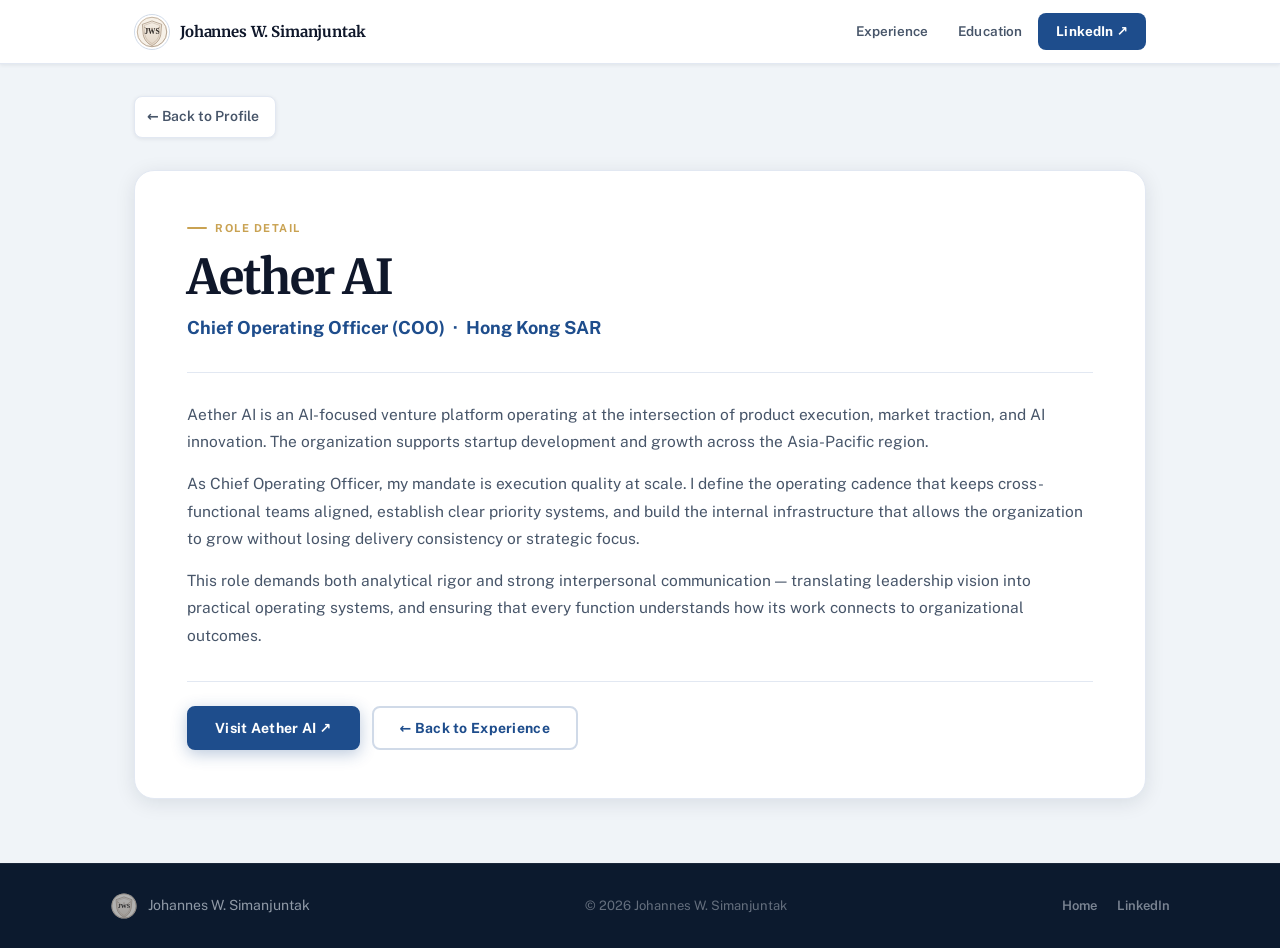
<file: aether.html>
<!doctype html>
<html lang="en">
<head>
  <meta charset="utf-8" />
  <meta name="viewport" content="width=device-width, initial-scale=1" />
  <title>Aether AI — Role Detail | Johannes W. Simanjuntak</title>
  <meta name="description" content="Johannes W. Simanjuntak's role as Chief Operating Officer at Aether AI." />
  <link rel="preconnect" href="https://fonts.googleapis.com" />
  <link rel="preconnect" href="https://fonts.gstatic.com" crossorigin />
  <link href="https://fonts.googleapis.com/css2?family=Merriweather:wght@400;700&family=Public+Sans:wght@400;500;600;700&display=swap" rel="stylesheet" />
  <link rel="stylesheet" href="styles.css" />
</head>
<body style="background: var(--bg);">

  <nav class="nav scrolled" id="nav">
    <div class="nav-inner">
      <a class="nav-brand" href="index.html" style="color: var(--ink);">
        <img class="nav-crest" src="crest.svg" alt="JWS" style="border-color: var(--border-dark);" />
        <span class="nav-name">Johannes W. Simanjuntak</span>
      </a>
      <div class="nav-links" style="--link-color: var(--ink-soft);">
        <a href="index.html#experience" style="color: var(--ink-soft);">Experience</a>
        <a href="index.html#education" style="color: var(--ink-soft);">Education</a>
        <a class="nav-btn" href="https://www.linkedin.com/in/johannes-william-simanjuntak" target="_blank" rel="noopener noreferrer">LinkedIn ↗</a>
      </div>
    </div>
  </nav>

  <main class="detail-page">
    <a class="back-link" href="index.html">← Back to Profile</a>

    <div class="detail-card">
      <div class="kicker">Role Detail</div>
      <h1>Aether AI</h1>
      <div class="detail-role-title">Chief Operating Officer (COO) &nbsp;·&nbsp; Hong Kong SAR</div>

      <hr class="detail-divider" />

      <p>
        Aether AI is an AI-focused venture platform operating at the intersection of product execution,
        market traction, and AI innovation. The organization supports startup development and growth
        across the Asia-Pacific region.
      </p>
      <p>
        As Chief Operating Officer, my mandate is execution quality at scale. I define the operating
        cadence that keeps cross-functional teams aligned, establish clear priority systems, and build
        the internal infrastructure that allows the organization to grow without losing delivery
        consistency or strategic focus.
      </p>
      <p>
        This role demands both analytical rigor and strong interpersonal communication — translating
        leadership vision into practical operating systems, and ensuring that every function understands
        how its work connects to organizational outcomes.
      </p>

      <div class="detail-links">
        <a class="btn btn-blue" href="https://www.aether-ai.co/" target="_blank" rel="noopener noreferrer">Visit Aether AI ↗</a>
        <a class="btn btn-ghost" href="index.html#experience">← Back to Experience</a>
      </div>
    </div>
  </main>

  <footer class="footer">
    <div class="footer-inner">
      <a class="footer-brand" href="index.html">
        <img src="crest.svg" alt="JWS" />
        Johannes W. Simanjuntak
      </a>
      <p class="footer-copy">&copy; <span id="year"></span> Johannes W. Simanjuntak</p>
      <div class="footer-links">
        <a href="index.html">Home</a>
        <a href="https://www.linkedin.com/in/johannes-william-simanjuntak" target="_blank" rel="noopener noreferrer">LinkedIn</a>
      </div>
    </div>
  </footer>

  <script>document.getElementById("year").textContent = new Date().getFullYear();</script>
</body>
</html>
</file>
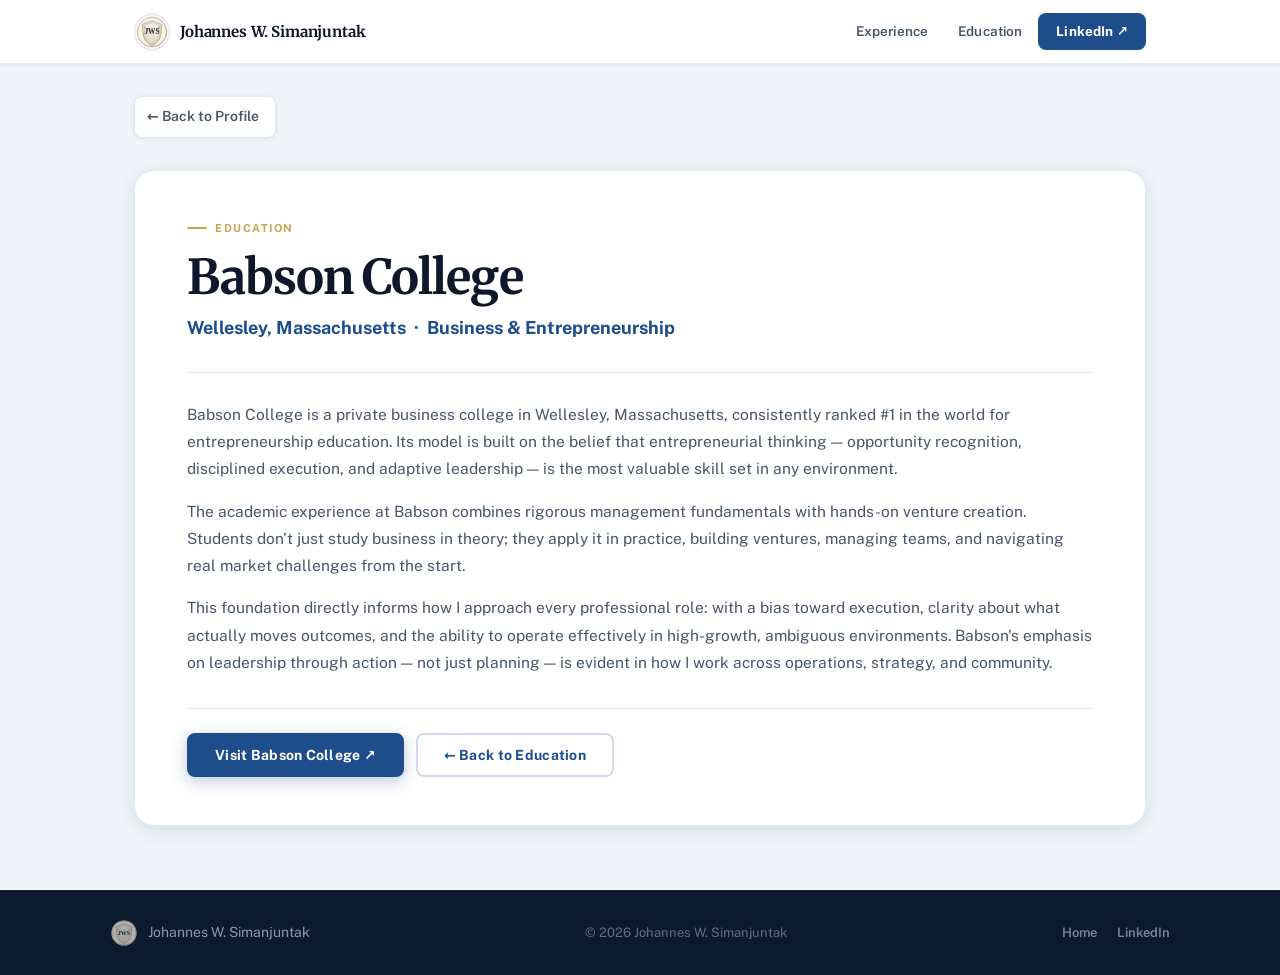
<file: babson.html>
<!doctype html>
<html lang="en">
<head>
  <meta charset="utf-8" />
  <meta name="viewport" content="width=device-width, initial-scale=1" />
  <title>Babson College — Education | Johannes W. Simanjuntak</title>
  <meta name="description" content="Johannes W. Simanjuntak's education at Babson College." />
  <link rel="preconnect" href="https://fonts.googleapis.com" />
  <link rel="preconnect" href="https://fonts.gstatic.com" crossorigin />
  <link href="https://fonts.googleapis.com/css2?family=Merriweather:wght@400;700&family=Public+Sans:wght@400;500;600;700&display=swap" rel="stylesheet" />
  <link rel="stylesheet" href="styles.css" />
</head>
<body style="background: var(--bg);">

  <nav class="nav scrolled" id="nav">
    <div class="nav-inner">
      <a class="nav-brand" href="index.html" style="color: var(--ink);">
        <img class="nav-crest" src="crest.svg" alt="JWS" style="border-color: var(--border-dark);" />
        <span class="nav-name">Johannes W. Simanjuntak</span>
      </a>
      <div class="nav-links">
        <a href="index.html#experience" style="color: var(--ink-soft);">Experience</a>
        <a href="index.html#education" style="color: var(--ink-soft);">Education</a>
        <a class="nav-btn" href="https://www.linkedin.com/in/johannes-william-simanjuntak" target="_blank" rel="noopener noreferrer">LinkedIn ↗</a>
      </div>
    </div>
  </nav>

  <main class="detail-page">
    <a class="back-link" href="index.html">← Back to Profile</a>

    <div class="detail-card">
      <div class="kicker">Education</div>
      <h1>Babson College</h1>
      <div class="detail-role-title">Wellesley, Massachusetts &nbsp;·&nbsp; Business & Entrepreneurship</div>

      <hr class="detail-divider" />

      <p>
        Babson College is a private business college in Wellesley, Massachusetts, consistently
        ranked #1 in the world for entrepreneurship education. Its model is built on the belief
        that entrepreneurial thinking — opportunity recognition, disciplined execution, and
        adaptive leadership — is the most valuable skill set in any environment.
      </p>
      <p>
        The academic experience at Babson combines rigorous management fundamentals with hands-on
        venture creation. Students don't just study business in theory; they apply it in practice,
        building ventures, managing teams, and navigating real market challenges from the start.
      </p>
      <p>
        This foundation directly informs how I approach every professional role: with a bias toward
        execution, clarity about what actually moves outcomes, and the ability to operate effectively
        in high-growth, ambiguous environments. Babson's emphasis on leadership through action —
        not just planning — is evident in how I work across operations, strategy, and community.
      </p>

      <div class="detail-links">
        <a class="btn btn-blue" href="https://www.babson.edu/" target="_blank" rel="noopener noreferrer">Visit Babson College ↗</a>
        <a class="btn btn-ghost" href="index.html#education">← Back to Education</a>
      </div>
    </div>
  </main>

  <footer class="footer">
    <div class="footer-inner">
      <a class="footer-brand" href="index.html">
        <img src="crest.svg" alt="JWS" />
        Johannes W. Simanjuntak
      </a>
      <p class="footer-copy">&copy; <span id="year"></span> Johannes W. Simanjuntak</p>
      <div class="footer-links">
        <a href="index.html">Home</a>
        <a href="https://www.linkedin.com/in/johannes-william-simanjuntak" target="_blank" rel="noopener noreferrer">LinkedIn</a>
      </div>
    </div>
  </footer>

  <script>document.getElementById("year").textContent = new Date().getFullYear();</script>
</body>
</html>
</file>
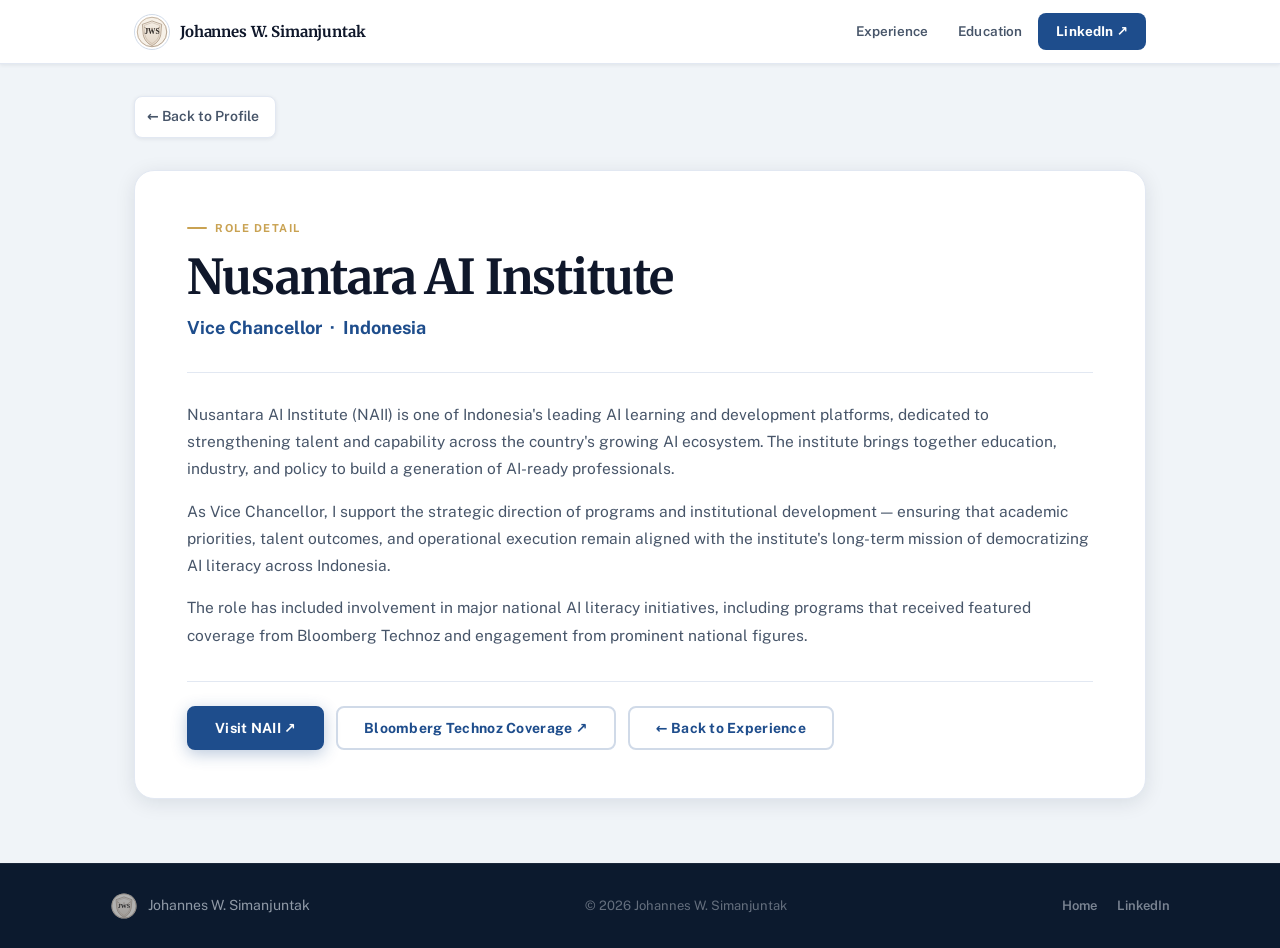
<file: naii.html>
<!doctype html>
<html lang="en">
<head>
  <meta charset="utf-8" />
  <meta name="viewport" content="width=device-width, initial-scale=1" />
  <title>Nusantara AI Institute — Role Detail | Johannes W. Simanjuntak</title>
  <meta name="description" content="Johannes W. Simanjuntak's role as Vice Chancellor at Nusantara AI Institute." />
  <link rel="preconnect" href="https://fonts.googleapis.com" />
  <link rel="preconnect" href="https://fonts.gstatic.com" crossorigin />
  <link href="https://fonts.googleapis.com/css2?family=Merriweather:wght@400;700&family=Public+Sans:wght@400;500;600;700&display=swap" rel="stylesheet" />
  <link rel="stylesheet" href="styles.css" />
</head>
<body style="background: var(--bg);">

  <nav class="nav scrolled" id="nav">
    <div class="nav-inner">
      <a class="nav-brand" href="index.html" style="color: var(--ink);">
        <img class="nav-crest" src="crest.svg" alt="JWS" style="border-color: var(--border-dark);" />
        <span class="nav-name">Johannes W. Simanjuntak</span>
      </a>
      <div class="nav-links">
        <a href="index.html#experience" style="color: var(--ink-soft);">Experience</a>
        <a href="index.html#education" style="color: var(--ink-soft);">Education</a>
        <a class="nav-btn" href="https://www.linkedin.com/in/johannes-william-simanjuntak" target="_blank" rel="noopener noreferrer">LinkedIn ↗</a>
      </div>
    </div>
  </nav>

  <main class="detail-page">
    <a class="back-link" href="index.html">← Back to Profile</a>

    <div class="detail-card">
      <div class="kicker">Role Detail</div>
      <h1>Nusantara AI Institute</h1>
      <div class="detail-role-title">Vice Chancellor &nbsp;·&nbsp; Indonesia</div>

      <hr class="detail-divider" />

      <p>
        Nusantara AI Institute (NAII) is one of Indonesia's leading AI learning and development platforms,
        dedicated to strengthening talent and capability across the country's growing AI ecosystem.
        The institute brings together education, industry, and policy to build a generation of
        AI-ready professionals.
      </p>
      <p>
        As Vice Chancellor, I support the strategic direction of programs and institutional development —
        ensuring that academic priorities, talent outcomes, and operational execution remain aligned
        with the institute's long-term mission of democratizing AI literacy across Indonesia.
      </p>
      <p>
        The role has included involvement in major national AI literacy initiatives, including
        programs that received featured coverage from Bloomberg Technoz and engagement from
        prominent national figures.
      </p>

      <div class="detail-links">
        <a class="btn btn-blue" href="https://naii.co/" target="_blank" rel="noopener noreferrer">Visit NAII ↗</a>
        <a class="btn btn-ghost" href="https://www.bloombergtechnoz.com/detail-news/104800/nusantara-ai-institute-dorong-literasi-ai-ri-libatkan-sandiaga" target="_blank" rel="noopener noreferrer">Bloomberg Technoz Coverage ↗</a>
        <a class="btn btn-ghost" href="index.html#experience">← Back to Experience</a>
      </div>
    </div>
  </main>

  <footer class="footer">
    <div class="footer-inner">
      <a class="footer-brand" href="index.html">
        <img src="crest.svg" alt="JWS" />
        Johannes W. Simanjuntak
      </a>
      <p class="footer-copy">&copy; <span id="year"></span> Johannes W. Simanjuntak</p>
      <div class="footer-links">
        <a href="index.html">Home</a>
        <a href="https://www.linkedin.com/in/johannes-william-simanjuntak" target="_blank" rel="noopener noreferrer">LinkedIn</a>
      </div>
    </div>
  </footer>

  <script>document.getElementById("year").textContent = new Date().getFullYear();</script>
</body>
</html>
</file>
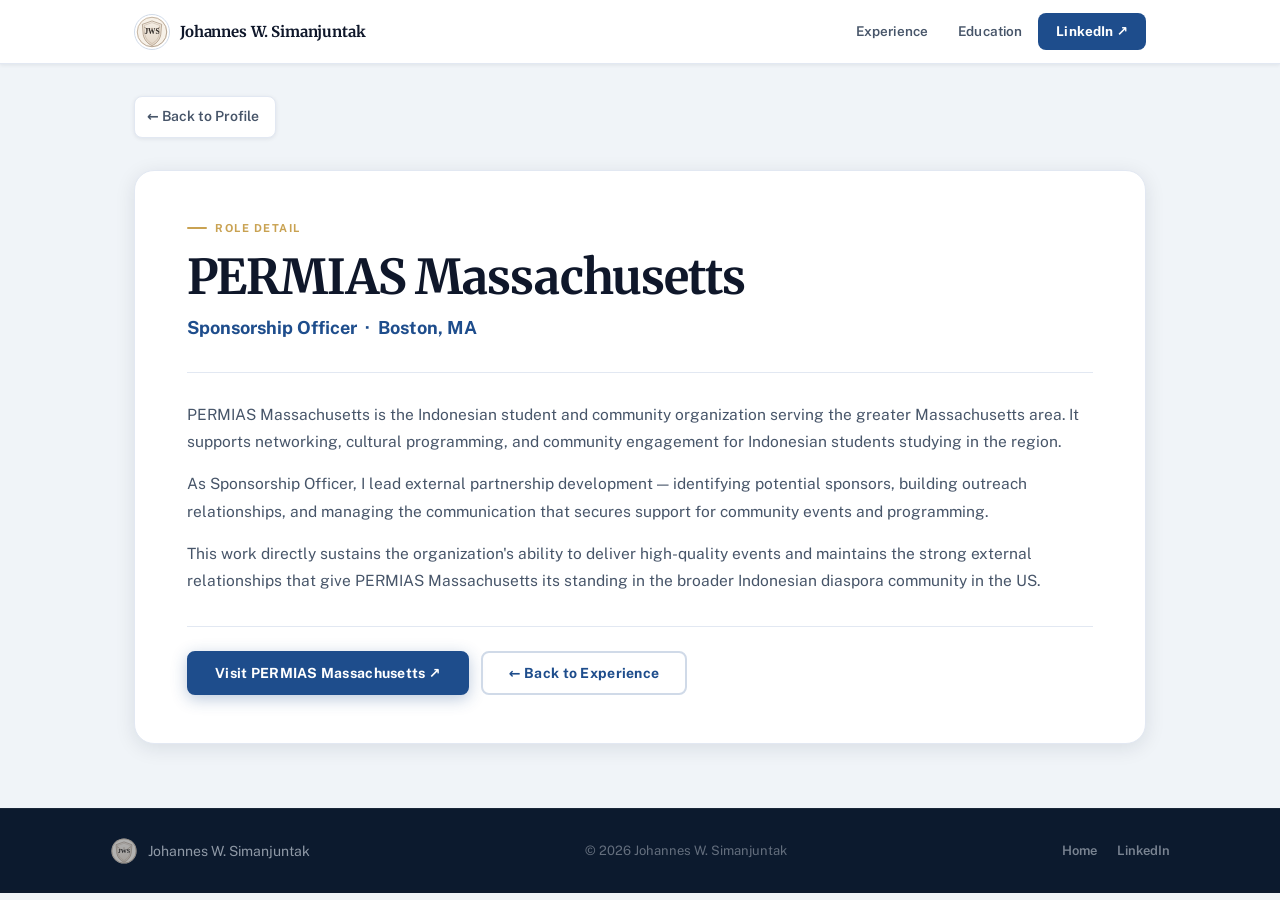
<file: permias.html>
<!doctype html>
<html lang="en">
<head>
  <meta charset="utf-8" />
  <meta name="viewport" content="width=device-width, initial-scale=1" />
  <title>PERMIAS Massachusetts — Role Detail | Johannes W. Simanjuntak</title>
  <meta name="description" content="Johannes W. Simanjuntak's role as Sponsorship Officer at PERMIAS Massachusetts." />
  <link rel="preconnect" href="https://fonts.googleapis.com" />
  <link rel="preconnect" href="https://fonts.gstatic.com" crossorigin />
  <link href="https://fonts.googleapis.com/css2?family=Merriweather:wght@400;700&family=Public+Sans:wght@400;500;600;700&display=swap" rel="stylesheet" />
  <link rel="stylesheet" href="styles.css" />
</head>
<body style="background: var(--bg);">

  <nav class="nav scrolled" id="nav">
    <div class="nav-inner">
      <a class="nav-brand" href="index.html" style="color: var(--ink);">
        <img class="nav-crest" src="crest.svg" alt="JWS" style="border-color: var(--border-dark);" />
        <span class="nav-name">Johannes W. Simanjuntak</span>
      </a>
      <div class="nav-links">
        <a href="index.html#experience" style="color: var(--ink-soft);">Experience</a>
        <a href="index.html#education" style="color: var(--ink-soft);">Education</a>
        <a class="nav-btn" href="https://www.linkedin.com/in/johannes-william-simanjuntak" target="_blank" rel="noopener noreferrer">LinkedIn ↗</a>
      </div>
    </div>
  </nav>

  <main class="detail-page">
    <a class="back-link" href="index.html">← Back to Profile</a>

    <div class="detail-card">
      <div class="kicker">Role Detail</div>
      <h1>PERMIAS Massachusetts</h1>
      <div class="detail-role-title">Sponsorship Officer &nbsp;·&nbsp; Boston, MA</div>

      <hr class="detail-divider" />

      <p>
        PERMIAS Massachusetts is the Indonesian student and community organization serving
        the greater Massachusetts area. It supports networking, cultural programming, and
        community engagement for Indonesian students studying in the region.
      </p>
      <p>
        As Sponsorship Officer, I lead external partnership development — identifying potential sponsors,
        building outreach relationships, and managing the communication that secures support for
        community events and programming.
      </p>
      <p>
        This work directly sustains the organization's ability to deliver high-quality events and
        maintains the strong external relationships that give PERMIAS Massachusetts its standing
        in the broader Indonesian diaspora community in the US.
      </p>

      <div class="detail-links">
        <a class="btn btn-blue" href="https://permiasmass.org/" target="_blank" rel="noopener noreferrer">Visit PERMIAS Massachusetts ↗</a>
        <a class="btn btn-ghost" href="index.html#experience">← Back to Experience</a>
      </div>
    </div>
  </main>

  <footer class="footer">
    <div class="footer-inner">
      <a class="footer-brand" href="index.html">
        <img src="crest.svg" alt="JWS" />
        Johannes W. Simanjuntak
      </a>
      <p class="footer-copy">&copy; <span id="year"></span> Johannes W. Simanjuntak</p>
      <div class="footer-links">
        <a href="index.html">Home</a>
        <a href="https://www.linkedin.com/in/johannes-william-simanjuntak" target="_blank" rel="noopener noreferrer">LinkedIn</a>
      </div>
    </div>
  </footer>

  <script>document.getElementById("year").textContent = new Date().getFullYear();</script>
</body>
</html>
</file>
<file: styles.css>
/* ═══════════════════════════════════════════════════════
   Johannes W. Simanjuntak — Personal Portfolio
   Design: Dark navy hero · Clean white sections · Gold accents
   ═══════════════════════════════════════════════════════ */

:root {
  /* Palette */
  --navy:        #0c1a2e;
  --navy-mid:    #142236;
  --navy-light:  #1c3050;
  --gold:        #c9a252;
  --gold-light:  #e0bc7a;
  --blue:        #1e4d8c;
  --blue-mid:    #2563a8;
  --blue-light:  #dbeafe;

  /* Text */
  --ink:         #0f172a;
  --ink-soft:    #475569;
  --ink-muted:   #94a3b8;
  --ink-on-dark: #e8eef6;
  --ink-muted-on-dark: #8fa6c4;

  /* Surface */
  --bg:          #f0f4f8;
  --surface:     #ffffff;
  --surface-2:   #f8fafc;
  --border:      #e2e8f2;
  --border-dark: #d0dae8;

  /* Spacing */
  --max:         1060px;
  --section-gap: 80px;

  /* Effects */
  --radius-sm:   8px;
  --radius:      14px;
  --radius-lg:   20px;
  --shadow-sm:   0 1px 4px rgba(12, 26, 46, 0.08);
  --shadow:      0 4px 20px rgba(12, 26, 46, 0.10);
  --shadow-lg:   0 12px 48px rgba(12, 26, 46, 0.16);
  --transition:  0.22s cubic-bezier(0.4, 0, 0.2, 1);
}

/* ── Reset & Base ── */

*, *::before, *::after {
  box-sizing: border-box;
}

html {
  scroll-behavior: smooth;
  -webkit-text-size-adjust: 100%;
}

body {
  margin: 0;
  padding: 0;
  font-family: "Public Sans", "Inter", "Segoe UI", system-ui, Arial, sans-serif;
  font-size: 16px;
  line-height: 1.7;
  color: var(--ink);
  background: var(--bg);
  -webkit-font-smoothing: antialiased;
}

img {
  display: block;
  max-width: 100%;
}

a {
  color: inherit;
}

h1, h2, h3, h4 {
  margin: 0;
  font-family: "Merriweather", Georgia, "Times New Roman", serif;
  line-height: 1.2;
  color: var(--ink);
  letter-spacing: -0.02em;
}

h1 { font-size: clamp(30px, 5vw, 48px); }
h2 { font-size: clamp(22px, 3.5vw, 32px); }
h3 { font-size: 19px; }
h4 { font-size: 15px; font-family: "Public Sans", sans-serif; font-weight: 700; letter-spacing: 0.04em; text-transform: uppercase; }

p { margin: 0 0 1em; }
p:last-child { margin-bottom: 0; }

/* ── Container ── */

.container {
  max-width: var(--max);
  margin: 0 auto;
  padding: 0 24px;
}

/* ══════════════════════════════
   NAV
══════════════════════════════ */

.nav {
  position: fixed;
  top: 0;
  left: 0;
  right: 0;
  z-index: 200;
  height: 64px;
  display: flex;
  align-items: center;
  transition: background var(--transition), box-shadow var(--transition), border-color var(--transition);
  border-bottom: 1px solid transparent;
}

.nav.scrolled {
  background: rgba(255, 255, 255, 0.97);
  border-bottom-color: var(--border);
  box-shadow: var(--shadow-sm);
  backdrop-filter: blur(12px);
  -webkit-backdrop-filter: blur(12px);
}

.nav-inner {
  max-width: var(--max);
  margin: 0 auto;
  padding: 0 24px;
  width: 100%;
  display: flex;
  align-items: center;
  justify-content: space-between;
  gap: 20px;
}

.nav-brand {
  display: flex;
  align-items: center;
  gap: 10px;
  text-decoration: none;
  color: var(--ink-on-dark);
  transition: color var(--transition);
}

.nav.scrolled .nav-brand {
  color: var(--ink);
}

.nav-crest {
  width: 36px;
  height: 36px;
  border-radius: 50%;
  border: 1.5px solid rgba(255,255,255,0.25);
  flex-shrink: 0;
}

.nav.scrolled .nav-crest {
  border-color: var(--border-dark);
}

.nav-name {
  font-family: "Merriweather", Georgia, serif;
  font-size: 15px;
  font-weight: 700;
  white-space: nowrap;
  letter-spacing: -0.01em;
}

.nav-links {
  display: flex;
  align-items: center;
  gap: 2px;
}

.nav-links a {
  text-decoration: none;
  font-size: 13.5px;
  font-weight: 600;
  padding: 7px 14px;
  border-radius: var(--radius-sm);
  color: rgba(232, 238, 246, 0.85);
  transition: background var(--transition), color var(--transition);
  letter-spacing: 0.01em;
}

.nav.scrolled .nav-links a {
  color: var(--ink-soft);
}

.nav-links a:hover {
  background: rgba(255,255,255,0.12);
  color: #fff;
}

.nav.scrolled .nav-links a:hover {
  background: var(--blue-light);
  color: var(--blue);
}

.nav-links a.nav-btn {
  background: var(--gold);
  color: var(--navy);
  font-weight: 700;
  padding: 7px 18px;
}

.nav.scrolled .nav-links a.nav-btn {
  background: var(--blue);
  color: #fff;
}

.nav-links a.nav-btn:hover {
  background: var(--gold-light);
  color: var(--navy);
}

.nav.scrolled .nav-links a.nav-btn:hover {
  background: var(--navy);
}

/* ══════════════════════════════
   HERO
══════════════════════════════ */

.hero {
  background: var(--navy);
  background-image:
    radial-gradient(ellipse 80% 60% at 70% 50%, rgba(30, 77, 140, 0.35) 0%, transparent 65%),
    radial-gradient(ellipse 50% 80% at 20% 80%, rgba(201, 162, 82, 0.08) 0%, transparent 55%);
  min-height: 100vh;
  display: flex;
  align-items: center;
  padding: 100px 24px 80px;
  position: relative;
  overflow: hidden;
}

.hero::after {
  content: "";
  position: absolute;
  inset: 0;
  background-image: url("data:image/svg+xml,%3Csvg width='40' height='40' viewBox='0 0 40 40' xmlns='http://www.w3.org/2000/svg'%3E%3Cg fill='none' fill-rule='evenodd'%3E%3Cg fill='%23ffffff' fill-opacity='0.015'%3E%3Cpath d='M0 0h20v20H0zM20 20h20v20H20z'/%3E%3C/g%3E%3C/g%3E%3C/svg%3E");
  pointer-events: none;
}

.hero-inner {
  max-width: var(--max);
  margin: 0 auto;
  width: 100%;
  display: grid;
  grid-template-columns: 1fr 280px;
  gap: 60px;
  align-items: center;
  position: relative;
  z-index: 1;
}

.hero-eyebrow {
  display: inline-flex;
  align-items: center;
  gap: 8px;
  font-size: 11px;
  font-weight: 700;
  letter-spacing: 0.14em;
  text-transform: uppercase;
  color: var(--gold);
  margin-bottom: 20px;
}

.hero-eyebrow::before {
  content: "";
  display: inline-block;
  width: 28px;
  height: 2px;
  background: var(--gold);
  border-radius: 2px;
}

.hero h1 {
  color: #ffffff;
  margin-bottom: 16px;
  font-size: clamp(32px, 5.5vw, 52px);
}

.hero-roles {
  display: flex;
  flex-wrap: wrap;
  gap: 8px;
  margin-bottom: 24px;
}

.hero-role-tag {
  font-size: 13px;
  font-weight: 600;
  color: var(--ink-muted-on-dark);
  background: rgba(255,255,255,0.07);
  border: 1px solid rgba(255,255,255,0.12);
  padding: 5px 14px;
  border-radius: 100px;
  letter-spacing: 0.01em;
}

.hero-bio {
  color: var(--ink-muted-on-dark);
  font-size: 16.5px;
  line-height: 1.7;
  max-width: 52ch;
  margin-bottom: 36px;
}

.hero-actions {
  display: flex;
  flex-wrap: wrap;
  gap: 12px;
}

/* Photo */
.hero-photo-wrap {
  display: flex;
  justify-content: center;
  align-items: center;
}

.hero-photo-frame {
  position: relative;
  width: 240px;
  height: 240px;
}

.hero-photo-frame::before {
  content: "";
  position: absolute;
  inset: -6px;
  border-radius: 50%;
  background: conic-gradient(var(--gold) 0deg, rgba(201,162,82,0.3) 180deg, var(--gold) 360deg);
  animation: spin 12s linear infinite;
}

@keyframes spin {
  to { transform: rotate(360deg); }
}

.hero-photo-frame::after {
  content: "";
  position: absolute;
  inset: -2px;
  border-radius: 50%;
  background: var(--navy);
}

.hero-photo {
  position: relative;
  z-index: 1;
  width: 240px;
  height: 240px;
  border-radius: 50%;
  object-fit: cover;
  object-position: center top;
  background: var(--navy-light);
  border: 3px solid var(--navy);
}

/* ══════════════════════════════
   BUTTONS
══════════════════════════════ */

.btn {
  display: inline-flex;
  align-items: center;
  gap: 8px;
  padding: 13px 26px;
  border-radius: var(--radius-sm);
  text-decoration: none;
  font-size: 14px;
  font-weight: 700;
  letter-spacing: 0.02em;
  border: 2px solid transparent;
  transition: background var(--transition), border-color var(--transition), transform var(--transition), color var(--transition), box-shadow var(--transition);
  cursor: pointer;
  line-height: 1;
}

.btn:hover { transform: translateY(-2px); }
.btn:active { transform: translateY(0); }

.btn-primary {
  background: var(--gold);
  color: var(--navy);
  border-color: var(--gold);
  box-shadow: 0 4px 16px rgba(201, 162, 82, 0.35);
}

.btn-primary:hover {
  background: var(--gold-light);
  border-color: var(--gold-light);
  box-shadow: 0 6px 24px rgba(201, 162, 82, 0.45);
}

.btn-outline {
  background: transparent;
  color: var(--ink-on-dark);
  border-color: rgba(255,255,255,0.3);
}

.btn-outline:hover {
  background: rgba(255,255,255,0.1);
  border-color: rgba(255,255,255,0.5);
}

.btn-blue {
  background: var(--blue);
  color: #ffffff;
  border-color: var(--blue);
  box-shadow: 0 4px 16px rgba(30, 77, 140, 0.3);
}

.btn-blue:hover {
  background: var(--navy);
  border-color: var(--navy);
  box-shadow: 0 6px 24px rgba(12, 26, 46, 0.35);
}

.btn-ghost {
  background: transparent;
  color: var(--blue);
  border-color: var(--border-dark);
}

.btn-ghost:hover {
  background: var(--blue-light);
  border-color: var(--blue);
}

/* ══════════════════════════════
   SECTION SHELL
══════════════════════════════ */

.section {
  padding: var(--section-gap) 24px;
}

.section-alt {
  background: var(--surface);
  border-top: 1px solid var(--border);
  border-bottom: 1px solid var(--border);
}

.section-dark {
  background: var(--navy-mid);
}

.section-header {
  margin-bottom: 48px;
}

.section-label {
  display: inline-flex;
  align-items: center;
  gap: 8px;
  font-size: 11px;
  font-weight: 700;
  letter-spacing: 0.14em;
  text-transform: uppercase;
  color: var(--gold);
  margin-bottom: 12px;
}

.section-label::before {
  content: "";
  display: inline-block;
  width: 20px;
  height: 2px;
  background: var(--gold);
  border-radius: 2px;
}

.section-header h2 {
  margin-bottom: 12px;
}

.section-header p {
  color: var(--ink-soft);
  font-size: 16px;
  max-width: 58ch;
  margin: 0;
}

/* ══════════════════════════════
   FOCUS AREAS
══════════════════════════════ */

.focus-grid {
  display: grid;
  grid-template-columns: repeat(3, 1fr);
  gap: 20px;
}

.focus-card {
  background: var(--surface);
  border: 1px solid var(--border);
  border-radius: var(--radius);
  padding: 32px 28px;
  position: relative;
  overflow: hidden;
  transition: transform var(--transition), box-shadow var(--transition), border-color var(--transition);
}

.focus-card::before {
  content: "";
  position: absolute;
  top: 0;
  left: 0;
  right: 0;
  height: 3px;
  background: linear-gradient(90deg, var(--gold), var(--blue));
  opacity: 0;
  transition: opacity var(--transition);
}

.focus-card:hover {
  transform: translateY(-4px);
  box-shadow: var(--shadow-lg);
  border-color: var(--border-dark);
}

.focus-card:hover::before {
  opacity: 1;
}

.focus-icon {
  width: 48px;
  height: 48px;
  background: var(--blue-light);
  border-radius: 12px;
  display: flex;
  align-items: center;
  justify-content: center;
  font-size: 22px;
  margin-bottom: 20px;
}

.focus-card h3 {
  margin-bottom: 10px;
  font-size: 18px;
}

.focus-card p {
  color: var(--ink-soft);
  font-size: 14.5px;
  line-height: 1.65;
  margin: 0;
}

/* ══════════════════════════════
   EXPERIENCE TIMELINE
══════════════════════════════ */

.timeline {
  position: relative;
  padding-left: 32px;
}

.timeline::before {
  content: "";
  position: absolute;
  left: 7px;
  top: 8px;
  bottom: 8px;
  width: 2px;
  background: linear-gradient(to bottom, var(--gold), var(--border));
}

.timeline-item {
  position: relative;
  margin-bottom: 40px;
}

.timeline-item:last-child {
  margin-bottom: 0;
}

.timeline-dot {
  position: absolute;
  left: -28px;
  top: 20px;
  width: 16px;
  height: 16px;
  border-radius: 50%;
  background: var(--gold);
  border: 3px solid var(--surface);
  box-shadow: 0 0 0 2px var(--gold);
}

.timeline-card {
  background: var(--surface);
  border: 1px solid var(--border);
  border-radius: var(--radius);
  padding: 28px 32px;
  transition: box-shadow var(--transition), border-color var(--transition);
}

.timeline-card:hover {
  box-shadow: var(--shadow);
  border-color: var(--border-dark);
}

.timeline-head {
  display: flex;
  align-items: flex-start;
  gap: 16px;
  margin-bottom: 16px;
  flex-wrap: wrap;
}

.company-logo {
  width: 52px;
  height: 52px;
  border-radius: 12px;
  border: 1px solid var(--border);
  object-fit: contain;
  background: #ffffff;
  padding: 6px;
  flex-shrink: 0;
  box-shadow: var(--shadow-sm);
}

.timeline-meta {
  flex: 1;
  min-width: 0;
}

.timeline-meta h3 {
  font-size: 20px;
  margin-bottom: 4px;
}

.timeline-title {
  font-size: 14px;
  font-weight: 700;
  color: var(--gold);
  letter-spacing: 0.02em;
  margin-bottom: 4px;
}

.timeline-location {
  font-size: 13px;
  color: var(--ink-muted);
  font-weight: 600;
}

.timeline-body {
  color: var(--ink-soft);
  font-size: 15px;
  margin-bottom: 20px;
}

.timeline-links {
  display: flex;
  flex-wrap: wrap;
  align-items: center;
  gap: 12px;
  padding-top: 16px;
  border-top: 1px solid var(--border);
}

.tl-link {
  font-size: 13.5px;
  font-weight: 600;
  color: var(--blue);
  text-decoration: none;
  border-bottom: 1px solid transparent;
  transition: color var(--transition), border-color var(--transition);
}

.tl-link:hover {
  color: var(--navy);
  border-bottom-color: var(--navy);
}

.tl-link-detail {
  margin-left: auto;
  font-weight: 700;
  color: var(--blue);
  text-decoration: none;
  font-size: 13.5px;
  display: flex;
  align-items: center;
  gap: 4px;
  transition: color var(--transition), gap var(--transition);
}

.tl-link-detail:hover {
  color: var(--navy);
  gap: 8px;
}

/* ══════════════════════════════
   EDUCATION
══════════════════════════════ */

.edu-card {
  background: var(--surface);
  border: 1px solid var(--border);
  border-radius: var(--radius);
  padding: 36px 40px;
  display: flex;
  align-items: center;
  gap: 40px;
  transition: box-shadow var(--transition);
}

.edu-card:hover {
  box-shadow: var(--shadow);
}

.edu-badge {
  flex-shrink: 0;
  width: 80px;
  height: 80px;
  background: linear-gradient(135deg, #1e3a6e, #2d5299);
  border-radius: 20px;
  display: flex;
  align-items: center;
  justify-content: center;
  font-family: "Merriweather", Georgia, serif;
  font-size: 26px;
  font-weight: 700;
  color: #ffffff;
  letter-spacing: -0.02em;
  box-shadow: 0 4px 16px rgba(30, 58, 110, 0.35);
}

.edu-content {
  flex: 1;
}

.edu-content h3 {
  font-size: 22px;
  margin-bottom: 6px;
}

.edu-sub {
  font-size: 14px;
  font-weight: 600;
  color: var(--ink-muted);
  margin-bottom: 12px;
  letter-spacing: 0.01em;
}

.edu-content p {
  color: var(--ink-soft);
  font-size: 15px;
  margin-bottom: 20px;
}

/* ══════════════════════════════
   CONNECT / CTA
══════════════════════════════ */

.connect-section {
  background: var(--navy);
  background-image: radial-gradient(ellipse 70% 80% at 80% 50%, rgba(30, 77, 140, 0.4) 0%, transparent 60%);
  padding: 80px 24px;
  text-align: center;
}

.connect-inner {
  max-width: 600px;
  margin: 0 auto;
}

.connect-section .section-label {
  justify-content: center;
}

.connect-section h2 {
  color: #ffffff;
  margin-bottom: 16px;
}

.connect-section p {
  color: var(--ink-muted-on-dark);
  font-size: 16px;
  margin-bottom: 32px;
}

.connect-actions {
  display: flex;
  justify-content: center;
  flex-wrap: wrap;
  gap: 14px;
}

/* ══════════════════════════════
   FOOTER
══════════════════════════════ */

.footer {
  background: var(--navy);
  border-top: 1px solid rgba(255,255,255,0.06);
  padding: 28px 24px;
}

.footer-inner {
  max-width: var(--max);
  margin: 0 auto;
  display: flex;
  align-items: center;
  justify-content: space-between;
  gap: 16px;
  flex-wrap: wrap;
}

.footer-brand {
  display: flex;
  align-items: center;
  gap: 10px;
  text-decoration: none;
  color: rgba(232, 238, 246, 0.6);
  font-size: 14px;
}

.footer-brand img {
  width: 28px;
  height: 28px;
  border-radius: 50%;
  opacity: 0.7;
}

.footer-copy {
  color: rgba(232, 238, 246, 0.4);
  font-size: 13px;
  margin: 0;
}

.footer-links {
  display: flex;
  gap: 20px;
}

.footer-links a {
  color: rgba(232, 238, 246, 0.5);
  text-decoration: none;
  font-size: 13px;
  font-weight: 600;
  transition: color var(--transition);
}

.footer-links a:hover {
  color: rgba(232, 238, 246, 0.9);
}

/* ══════════════════════════════
   DETAIL PAGES (back-link, role detail)
══════════════════════════════ */

.detail-page {
  max-width: var(--max);
  margin: 0 auto;
  padding: 96px 24px 64px;
}

.back-link {
  display: inline-flex;
  align-items: center;
  gap: 8px;
  font-size: 14px;
  font-weight: 600;
  color: var(--ink-soft);
  text-decoration: none;
  margin-bottom: 32px;
  padding: 8px 16px 8px 12px;
  border-radius: var(--radius-sm);
  border: 1px solid var(--border);
  background: var(--surface);
  box-shadow: var(--shadow-sm);
  transition: background var(--transition), color var(--transition), border-color var(--transition);
}

.back-link:hover {
  background: var(--blue-light);
  color: var(--blue);
  border-color: var(--blue);
}

.detail-card {
  background: var(--surface);
  border: 1px solid var(--border);
  border-radius: var(--radius-lg);
  padding: 48px 52px;
  box-shadow: var(--shadow);
}

.detail-card .kicker {
  font-size: 11px;
  font-weight: 700;
  letter-spacing: 0.14em;
  text-transform: uppercase;
  color: var(--gold);
  margin-bottom: 12px;
  display: flex;
  align-items: center;
  gap: 8px;
}

.detail-card .kicker::before {
  content: "";
  display: inline-block;
  width: 20px;
  height: 2px;
  background: var(--gold);
  border-radius: 2px;
}

.detail-card h1 {
  margin-bottom: 6px;
}

.detail-role-title {
  font-size: 18px;
  font-weight: 700;
  color: var(--blue);
  margin-bottom: 24px;
}

.detail-divider {
  border: none;
  border-top: 1px solid var(--border);
  margin: 28px 0;
}

.detail-card p {
  color: var(--ink-soft);
  font-size: 15.5px;
  line-height: 1.75;
}

.detail-card a.text-link {
  color: var(--blue);
  font-weight: 600;
  text-decoration: none;
  border-bottom: 1px solid transparent;
  transition: border-color var(--transition), color var(--transition);
}

.detail-card a.text-link:hover {
  color: var(--navy);
  border-bottom-color: var(--navy);
}

.detail-links {
  margin-top: 32px;
  padding-top: 24px;
  border-top: 1px solid var(--border);
  display: flex;
  flex-wrap: wrap;
  gap: 12px;
}

/* ══════════════════════════════
   FOCUS VISIBLE
══════════════════════════════ */

:focus-visible {
  outline: 2px solid var(--gold);
  outline-offset: 3px;
}

/* ══════════════════════════════
   REDUCED MOTION
══════════════════════════════ */

@media (prefers-reduced-motion: reduce) {
  .hero-photo-frame::before { animation: none; }
  .btn, .focus-card, .timeline-card, .tl-link-detail { transition: none; }
}

/* ══════════════════════════════
   RESPONSIVE
══════════════════════════════ */

@media (max-width: 900px) {
  :root { --section-gap: 60px; }

  .hero-inner {
    grid-template-columns: 1fr;
    text-align: center;
    gap: 40px;
  }

  .hero-eyebrow,
  .hero-roles,
  .hero-actions {
    justify-content: center;
  }

  .hero-bio { margin-left: auto; margin-right: auto; }

  .hero-photo-wrap { order: -1; }

  .focus-grid { grid-template-columns: 1fr 1fr; }

  .edu-card { flex-direction: column; align-items: flex-start; gap: 24px; padding: 28px; }

  .nav-name { display: none; }
}

@media (max-width: 640px) {
  :root { --section-gap: 48px; }

  .section { padding-left: 16px; padding-right: 16px; }

  .container { padding: 0 16px; }

  .focus-grid { grid-template-columns: 1fr; }

  .hero { padding: 88px 16px 60px; }

  .hero-photo-frame,
  .hero-photo {
    width: 180px;
    height: 180px;
  }

  .timeline { padding-left: 24px; }
  .timeline-dot { left: -20px; }

  .timeline-card { padding: 22px 20px; }

  .detail-card { padding: 28px 22px; }

  .footer-inner { flex-direction: column; align-items: center; text-align: center; }

  .nav-links a:not(.nav-btn) { display: none; }

  .hero-actions { flex-direction: column; align-items: center; }
  .hero-actions .btn { width: 100%; max-width: 280px; justify-content: center; }
}
</file>
